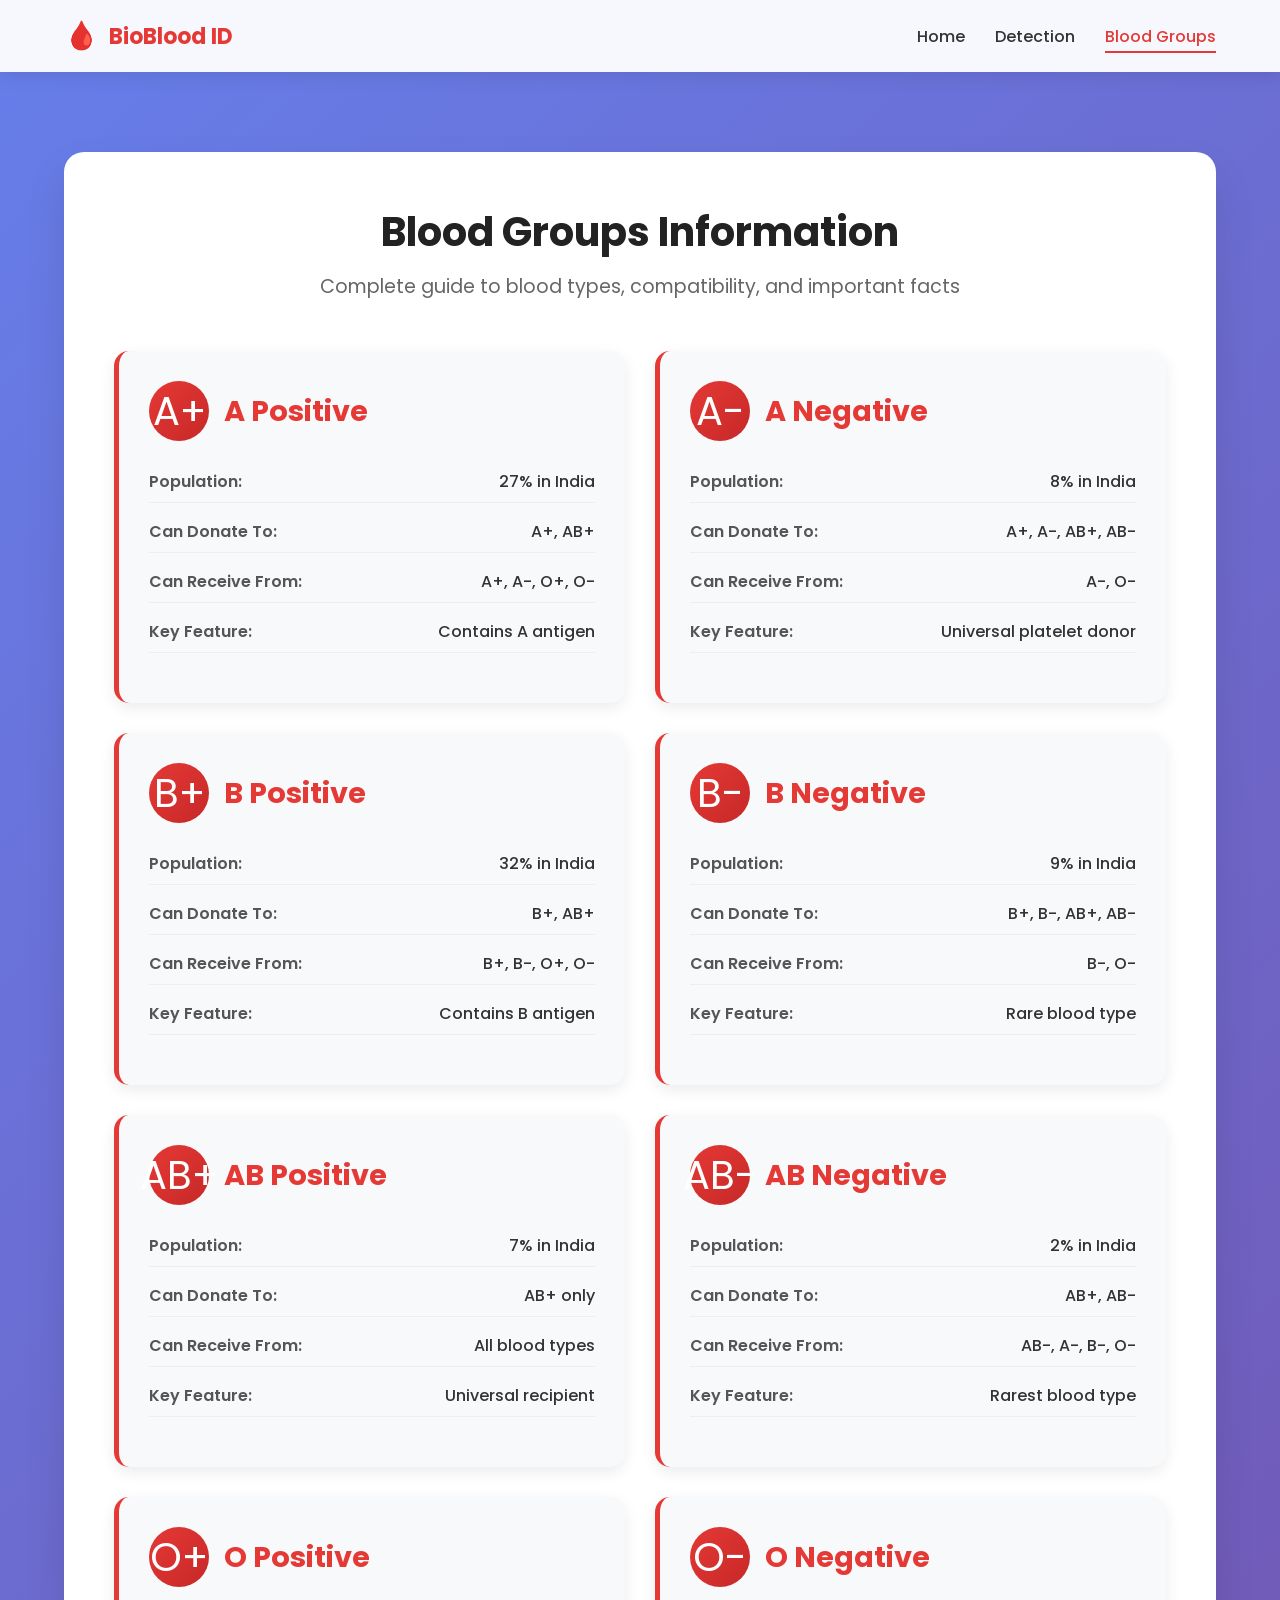
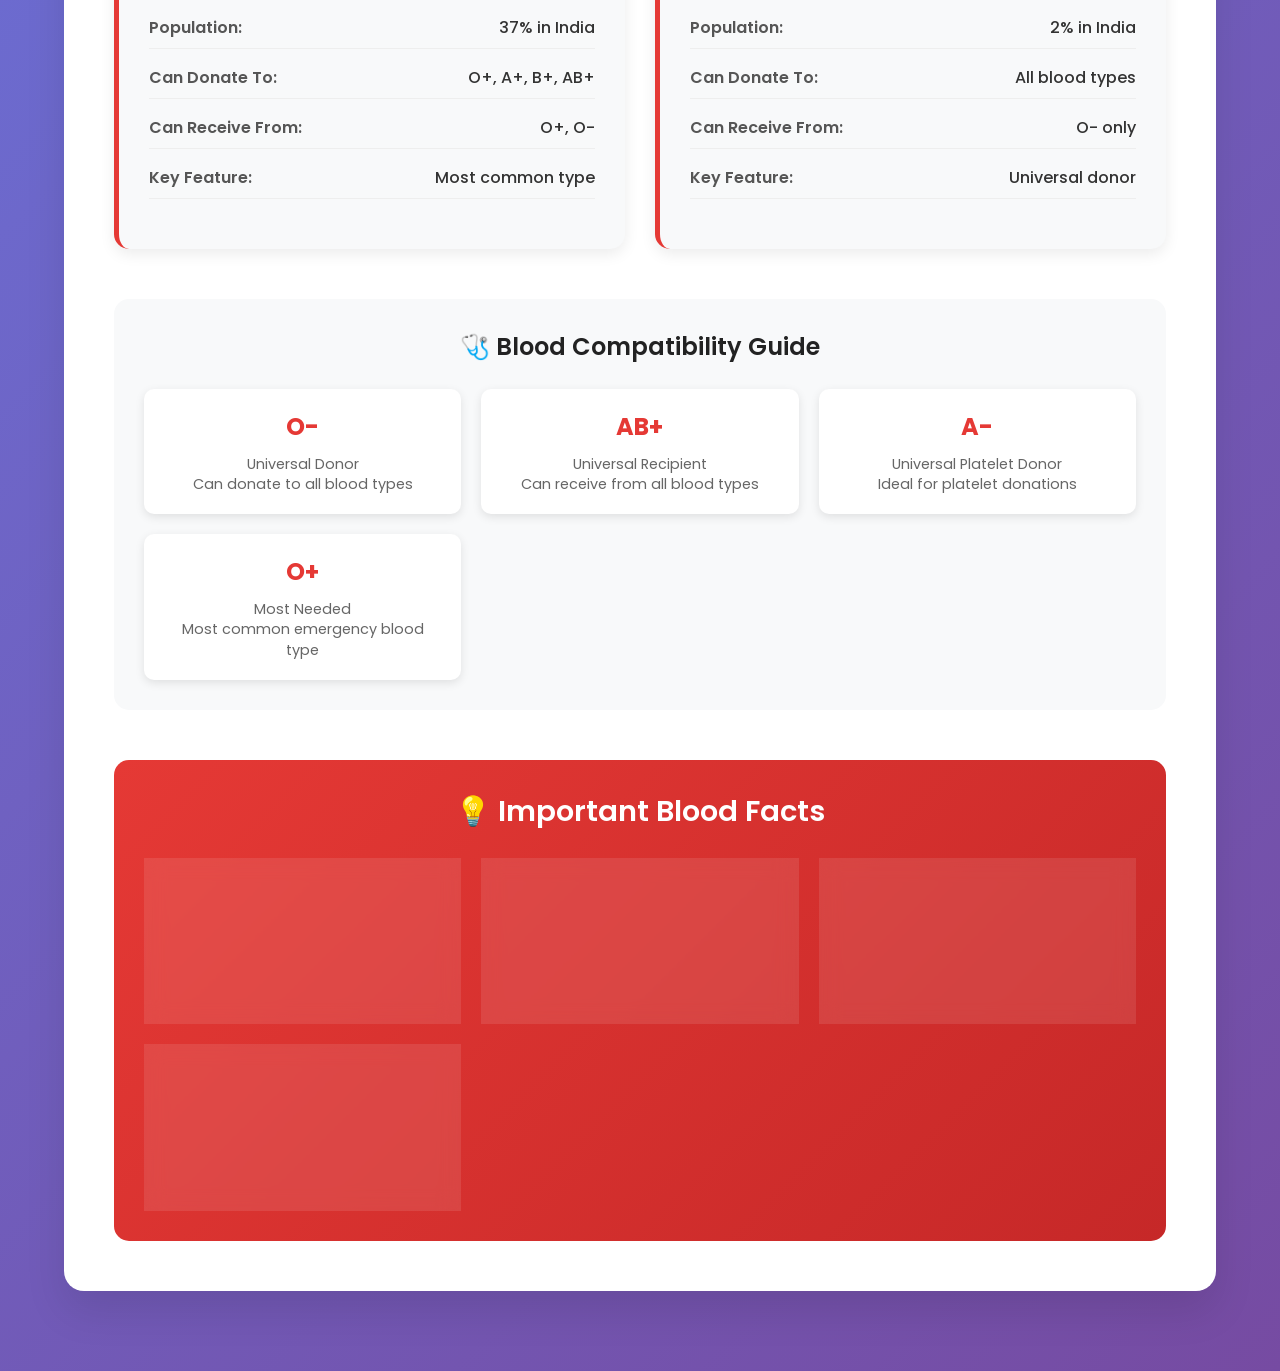
<file: templates/blood_group.html>
<!DOCTYPE html>
<html lang="en">
<head>
    <meta charset="UTF-8">
    <meta name="viewport" content="width=device-width, initial-scale=1.0">
    <title>Blood Groups Information - BioBlood ID</title>
    <link href="https://fonts.googleapis.com/css2?family=Poppins:wght@300;400;500;600;700&display=swap" rel="stylesheet">
    <style>
        * {
            margin: 0;
            padding: 0;
            box-sizing: border-box;
        }

        body {
            font-family: 'Poppins', sans-serif;
            background: linear-gradient(135deg, #667eea 0%, #764ba2 100%);
            min-height: 100vh;
            color: #333;
        }

        /* Header */
        .header {
            background: rgba(255, 255, 255, 0.95);
            backdrop-filter: blur(10px);
            padding: 15px 0;
            box-shadow: 0 2px 20px rgba(0, 0, 0, 0.1);
            position: sticky;
            top: 0;
            z-index: 1000;
        }

        .container {
            width: 90%;
            max-width: 1200px;
            margin: 0 auto;
        }

        .header .container {
            display: flex;
            justify-content: space-between;
            align-items: center;
        }

        .logo {
            display: flex;
            align-items: center;
            gap: 10px;
        }

        .logo-icon {
            font-size: 28px;
        }

        .logo-text {
            font-size: 22px;
            font-weight: 700;
            color: #e53935;
        }

        .nav ul {
            display: flex;
            list-style: none;
            gap: 30px;
        }

        .nav a {
            text-decoration: none;
            color: #333;
            font-weight: 500;
            transition: color 0.3s;
            position: relative;
        }

        .nav a:hover,
        .nav a.active {
            color: #e53935;
        }

        .nav a.active::after {
            content: '';
            position: absolute;
            bottom: -5px;
            left: 0;
            width: 100%;
            height: 2px;
            background: #e53935;
        }

        .user-info {
            display: flex;
            align-items: center;
            gap: 15px;
        }

        .user-avatar {
            width: 40px;
            height: 40px;
            background: linear-gradient(135deg, #e53935 0%, #c62828 100%);
            border-radius: 50%;
            display: flex;
            align-items: center;
            justify-content: center;
            color: white;
            font-weight: 600;
        }

        .logout-btn {
            background: #e53935;
            color: white;
            border: none;
            padding: 8px 15px;
            border-radius: 5px;
            cursor: pointer;
            font-weight: 500;
            transition: all 0.3s;
        }

        .logout-btn:hover {
            background: #c62828;
            transform: translateY(-2px);
        }

        /* Blood Groups Section */
        .blood-groups-section {
            padding: 80px 0;
        }

        .blood-groups-container {
            background: white;
            border-radius: 20px;
            padding: 50px;
            box-shadow: 0 20px 40px rgba(0, 0, 0, 0.1);
        }

        .section-title {
            font-size: 2.5rem;
            font-weight: 700;
            margin-bottom: 10px;
            color: #222;
            text-align: center;
        }

        .section-subtitle {
            font-size: 1.2rem;
            color: #666;
            margin-bottom: 50px;
            text-align: center;
        }

        /* Blood Groups Grid */
        .blood-groups-grid {
            display: grid;
            grid-template-columns: repeat(auto-fit, minmax(350px, 1fr));
            gap: 30px;
            margin-bottom: 50px;
        }

        .blood-group-card {
            background: #f8f9fa;
            border-radius: 15px;
            padding: 30px;
            border-left: 5px solid #e53935;
            transition: all 0.3s ease;
            box-shadow: 0 5px 15px rgba(0, 0, 0, 0.08);
        }

        .blood-group-card:hover {
            transform: translateY(-5px);
            box-shadow: 0 10px 25px rgba(0, 0, 0, 0.15);
        }

        .blood-group-header {
            display: flex;
            align-items: center;
            gap: 15px;
            margin-bottom: 20px;
        }

        .blood-group-icon {
            font-size: 2.5rem;
            width: 60px;
            height: 60px;
            background: linear-gradient(135deg, #e53935 0%, #c62828 100%);
            border-radius: 50%;
            display: flex;
            align-items: center;
            justify-content: center;
            color: white;
        }

        .blood-group-title {
            font-size: 1.8rem;
            font-weight: 700;
            color: #e53935;
        }

        .blood-group-info {
            margin-bottom: 20px;
        }

        .info-item {
            display: flex;
            justify-content: space-between;
            margin-bottom: 8px;
            padding: 8px 0;
            border-bottom: 1px solid #eee;
        }

        .info-label {
            font-weight: 600;
            color: #555;
        }

        .info-value {
            color: #333;
            font-weight: 500;
        }

        /* Compatibility Section */
        .compatibility-section {
            background: #f8f9fa;
            border-radius: 15px;
            padding: 30px;
            margin-top: 40px;
        }

        .compatibility-title {
            font-size: 1.5rem;
            font-weight: 600;
            margin-bottom: 25px;
            color: #222;
            text-align: center;
        }

        .compatibility-grid {
            display: grid;
            grid-template-columns: repeat(auto-fit, minmax(250px, 1fr));
            gap: 20px;
        }

        .compatibility-card {
            background: white;
            padding: 20px;
            border-radius: 10px;
            text-align: center;
            box-shadow: 0 3px 10px rgba(0, 0, 0, 0.1);
        }

        .compatibility-blood-group {
            font-size: 1.5rem;
            font-weight: 700;
            color: #e53935;
            margin-bottom: 10px;
        }

        .compatibility-details {
            font-size: 0.9rem;
            color: #666;
            line-height: 1.4;
        }

        /* Facts Section */
        .facts-section {
            margin-top: 50px;
            padding: 30px;
            background: linear-gradient(135deg, #e53935 0%, #c62828 100%);
            border-radius: 15px;
            color: white;
        }

        .facts-title {
            font-size: 1.8rem;
            font-weight: 600;
            margin-bottom: 25px;
            text-align: center;
        }

        .facts-grid {
            display: grid;
            grid-template-columns: repeat(auto-fit, minmax(250px, 1fr));
            gap: 20px;
        }

        .fact-card {
            background: rgba(255, 255, 255, 0.1);
            padding: 20px;
            border-radius: 10px;
            text-align: center;
            backdrop-filter: blur(10px);
        }

        .fact-icon {
            font-size: 2rem;
            margin-bottom: 10px;
        }

        .fact-text {
            font-size: 0.95rem;
            line-height: 1.5;
        }

        /* Responsive Design */
        @media (max-width: 768px) {
            .blood-groups-grid {
                grid-template-columns: 1fr;
            }
            
            .compatibility-grid {
                grid-template-columns: 1fr;
            }
            
            .facts-grid {
                grid-template-columns: 1fr;
            }
            
            .section-title {
                font-size: 2rem;
            }
            
            .blood-group-header {
                flex-direction: column;
                text-align: center;
            }
        }
    </style>
</head>
<body>
    <!-- Header -->
    <header class="header">
        <div class="container">
            <div class="logo">
                <div class="logo-icon">🩸</div>
                <span class="logo-text">BioBlood ID</span>
            </div>
            <nav class="nav">
                <ul>
                    <li><a href="/">Home</a></li>
                    <li><a href="/detect">Detection</a></li>
                    <li><a href="#" class="active">Blood Groups</a></li>
                    <!-- <li><a href="#">History</a></li>
                    <li><a href="#">Help</a></li> -->
                </ul>
            </nav>
            <!-- <div class="user-info">
                <div class="user-avatar">A</div>
                <span>Admin</span>
                <a href="{{ url_for('detection.logout') }}" class="logout-btn">Logout</a>
            </div> -->
        </div>
    </header>

    <!-- Blood Groups Section -->
    <section class="blood-groups-section">
        <div class="container">
            <div class="blood-groups-container">
                <h1 class="section-title">Blood Groups Information</h1>
                <p class="section-subtitle">Complete guide to blood types, compatibility, and important facts</p>
                
                <!-- Blood Groups Grid -->
                <div class="blood-groups-grid">
                    <!-- A+ -->
                    <div class="blood-group-card">
                        <div class="blood-group-header">
                            <div class="blood-group-icon">A+</div>
                            <h2 class="blood-group-title">A Positive</h2>
                        </div>
                        <div class="blood-group-info">
                            <div class="info-item">
                                <span class="info-label">Population:</span>
                                <span class="info-value">27% in India</span>
                            </div>
                            <div class="info-item">
                                <span class="info-label">Can Donate To:</span>
                                <span class="info-value">A+, AB+</span>
                            </div>
                            <div class="info-item">
                                <span class="info-label">Can Receive From:</span>
                                <span class="info-value">A+, A-, O+, O-</span>
                            </div>
                            <div class="info-item">
                                <span class="info-label">Key Feature:</span>
                                <span class="info-value">Contains A antigen</span>
                            </div>
                        </div>
                    </div>

                    <!-- A- -->
                    <div class="blood-group-card">
                        <div class="blood-group-header">
                            <div class="blood-group-icon">A-</div>
                            <h2 class="blood-group-title">A Negative</h2>
                        </div>
                        <div class="blood-group-info">
                            <div class="info-item">
                                <span class="info-label">Population:</span>
                                <span class="info-value">8% in India</span>
                            </div>
                            <div class="info-item">
                                <span class="info-label">Can Donate To:</span>
                                <span class="info-value">A+, A-, AB+, AB-</span>
                            </div>
                            <div class="info-item">
                                <span class="info-label">Can Receive From:</span>
                                <span class="info-value">A-, O-</span>
                            </div>
                            <div class="info-item">
                                <span class="info-label">Key Feature:</span>
                                <span class="info-value">Universal platelet donor</span>
                            </div>
                        </div>
                    </div>

                    <!-- B+ -->
                    <div class="blood-group-card">
                        <div class="blood-group-header">
                            <div class="blood-group-icon">B+</div>
                            <h2 class="blood-group-title">B Positive</h2>
                        </div>
                        <div class="blood-group-info">
                            <div class="info-item">
                                <span class="info-label">Population:</span>
                                <span class="info-value">32% in India</span>
                            </div>
                            <div class="info-item">
                                <span class="info-label">Can Donate To:</span>
                                <span class="info-value">B+, AB+</span>
                            </div>
                            <div class="info-item">
                                <span class="info-label">Can Receive From:</span>
                                <span class="info-value">B+, B-, O+, O-</span>
                            </div>
                            <div class="info-item">
                                <span class="info-label">Key Feature:</span>
                                <span class="info-value">Contains B antigen</span>
                            </div>
                        </div>
                    </div>

                    <!-- B- -->
                    <div class="blood-group-card">
                        <div class="blood-group-header">
                            <div class="blood-group-icon">B-</div>
                            <h2 class="blood-group-title">B Negative</h2>
                        </div>
                        <div class="blood-group-info">
                            <div class="info-item">
                                <span class="info-label">Population:</span>
                                <span class="info-value">9% in India</span>
                            </div>
                            <div class="info-item">
                                <span class="info-label">Can Donate To:</span>
                                <span class="info-value">B+, B-, AB+, AB-</span>
                            </div>
                            <div class="info-item">
                                <span class="info-label">Can Receive From:</span>
                                <span class="info-value">B-, O-</span>
                            </div>
                            <div class="info-item">
                                <span class="info-label">Key Feature:</span>
                                <span class="info-value">Rare blood type</span>
                            </div>
                        </div>
                    </div>

                    <!-- AB+ -->
                    <div class="blood-group-card">
                        <div class="blood-group-header">
                            <div class="blood-group-icon">AB+</div>
                            <h2 class="blood-group-title">AB Positive</h2>
                        </div>
                        <div class="blood-group-info">
                            <div class="info-item">
                                <span class="info-label">Population:</span>
                                <span class="info-value">7% in India</span>
                            </div>
                            <div class="info-item">
                                <span class="info-label">Can Donate To:</span>
                                <span class="info-value">AB+ only</span>
                            </div>
                            <div class="info-item">
                                <span class="info-label">Can Receive From:</span>
                                <span class="info-value">All blood types</span>
                            </div>
                            <div class="info-item">
                                <span class="info-label">Key Feature:</span>
                                <span class="info-value">Universal recipient</span>
                            </div>
                        </div>
                    </div>

                    <!-- AB- -->
                    <div class="blood-group-card">
                        <div class="blood-group-header">
                            <div class="blood-group-icon">AB-</div>
                            <h2 class="blood-group-title">AB Negative</h2>
                        </div>
                        <div class="blood-group-info">
                            <div class="info-item">
                                <span class="info-label">Population:</span>
                                <span class="info-value">2% in India</span>
                            </div>
                            <div class="info-item">
                                <span class="info-label">Can Donate To:</span>
                                <span class="info-value">AB+, AB-</span>
                            </div>
                            <div class="info-item">
                                <span class="info-label">Can Receive From:</span>
                                <span class="info-value">AB-, A-, B-, O-</span>
                            </div>
                            <div class="info-item">
                                <span class="info-label">Key Feature:</span>
                                <span class="info-value">Rarest blood type</span>
                            </div>
                        </div>
                    </div>

                    <!-- O+ -->
                    <div class="blood-group-card">
                        <div class="blood-group-header">
                            <div class="blood-group-icon">O+</div>
                            <h2 class="blood-group-title">O Positive</h2>
                        </div>
                        <div class="blood-group-info">
                            <div class="info-item">
                                <span class="info-label">Population:</span>
                                <span class="info-value">37% in India</span>
                            </div>
                            <div class="info-item">
                                <span class="info-label">Can Donate To:</span>
                                <span class="info-value">O+, A+, B+, AB+</span>
                            </div>
                            <div class="info-item">
                                <span class="info-label">Can Receive From:</span>
                                <span class="info-value">O+, O-</span>
                            </div>
                            <div class="info-item">
                                <span class="info-label">Key Feature:</span>
                                <span class="info-value">Most common type</span>
                            </div>
                        </div>
                    </div>

                    <!-- O- -->
                    <div class="blood-group-card">
                        <div class="blood-group-header">
                            <div class="blood-group-icon">O-</div>
                            <h2 class="blood-group-title">O Negative</h2>
                        </div>
                        <div class="blood-group-info">
                            <div class="info-item">
                                <span class="info-label">Population:</span>
                                <span class="info-value">2% in India</span>
                            </div>
                            <div class="info-item">
                                <span class="info-label">Can Donate To:</span>
                                <span class="info-value">All blood types</span>
                            </div>
                            <div class="info-item">
                                <span class="info-label">Can Receive From:</span>
                                <span class="info-value">O- only</span>
                            </div>
                            <div class="info-item">
                                <span class="info-label">Key Feature:</span>
                                <span class="info-value">Universal donor</span>
                            </div>
                        </div>
                    </div>
                </div>

                <!-- Compatibility Section -->
                <div class="compatibility-section">
                    <h3 class="compatibility-title">🩺 Blood Compatibility Guide</h3>
                    <div class="compatibility-grid">
                        <div class="compatibility-card">
                            <div class="compatibility-blood-group">O-</div>
                            <div class="compatibility-details">
                                Universal Donor<br>Can donate to all blood types
                            </div>
                        </div>
                        <div class="compatibility-card">
                            <div class="compatibility-blood-group">AB+</div>
                            <div class="compatibility-details">
                                Universal Recipient<br>Can receive from all blood types
                            </div>
                        </div>
                        <div class="compatibility-card">
                            <div class="compatibility-blood-group">A-</div>
                            <div class="compatibility-details">
                                Universal Platelet Donor<br>Ideal for platelet donations
                            </div>
                        </div>
                        <div class="compatibility-card">
                            <div class="compatibility-blood-group">O+</div>
                            <div class="compatibility-details">
                                Most Needed<br>Most common emergency blood type
                            </div>
                        </div>
                    </div>
                </div>

                <!-- Facts Section -->
                <div class="facts-section">
                    <h3 class="facts-title">💡 Important Blood Facts</h3>
                    <div class="facts-grid">
                        <div class="fact-card">
                            <div class="fact-icon">🔄</div>
                            <div class="fact-text">
                                Blood regenerates every 56 days. Regular donation is safe and healthy.
                            </div>
                        </div>
                        <div class="fact-card">
                            <div class="fact-icon">⏱️</div>
                            <div class="fact-text">
                                One blood donation can save up to 3 lives through different components.
                            </div>
                        </div>
                        <div class="fact-card">
                            <div class="fact-icon">🎯</div>
                            <div class="fact-text">
                                Knowing your blood type is crucial for emergencies and medical treatments.
                            </div>
                        </div>
                        <div class="fact-card">
                            <div class="fact-icon">🔬</div>
                            <div class="fact-text">
                                Blood type is determined by genetics and remains constant throughout life.
                            </div>
                        </div>
                    </div>
                </div>
            </div>
        </div>
    </section>

    <script>
        // Add interactive effects
        document.addEventListener('DOMContentLoaded', function() {
            // Add hover effects to blood group cards
            const cards = document.querySelectorAll('.blood-group-card');
            cards.forEach(card => {
                card.addEventListener('mouseenter', function() {
                    this.style.transform = 'translateY(-5px)';
                });
                card.addEventListener('mouseleave', function() {
                    this.style.transform = 'translateY(0)';
                });
            });

            // Add click effect to compatibility cards
            const compCards = document.querySelectorAll('.compatibility-card');
            compCards.forEach(card => {
                card.addEventListener('click', function() {
                    this.style.transform = 'scale(0.95)';
                    setTimeout(() => {
                        this.style.transform = 'scale(1)';
                    }, 150);
                });
            });
        });
    </script>
</body>
</html>
</file>
